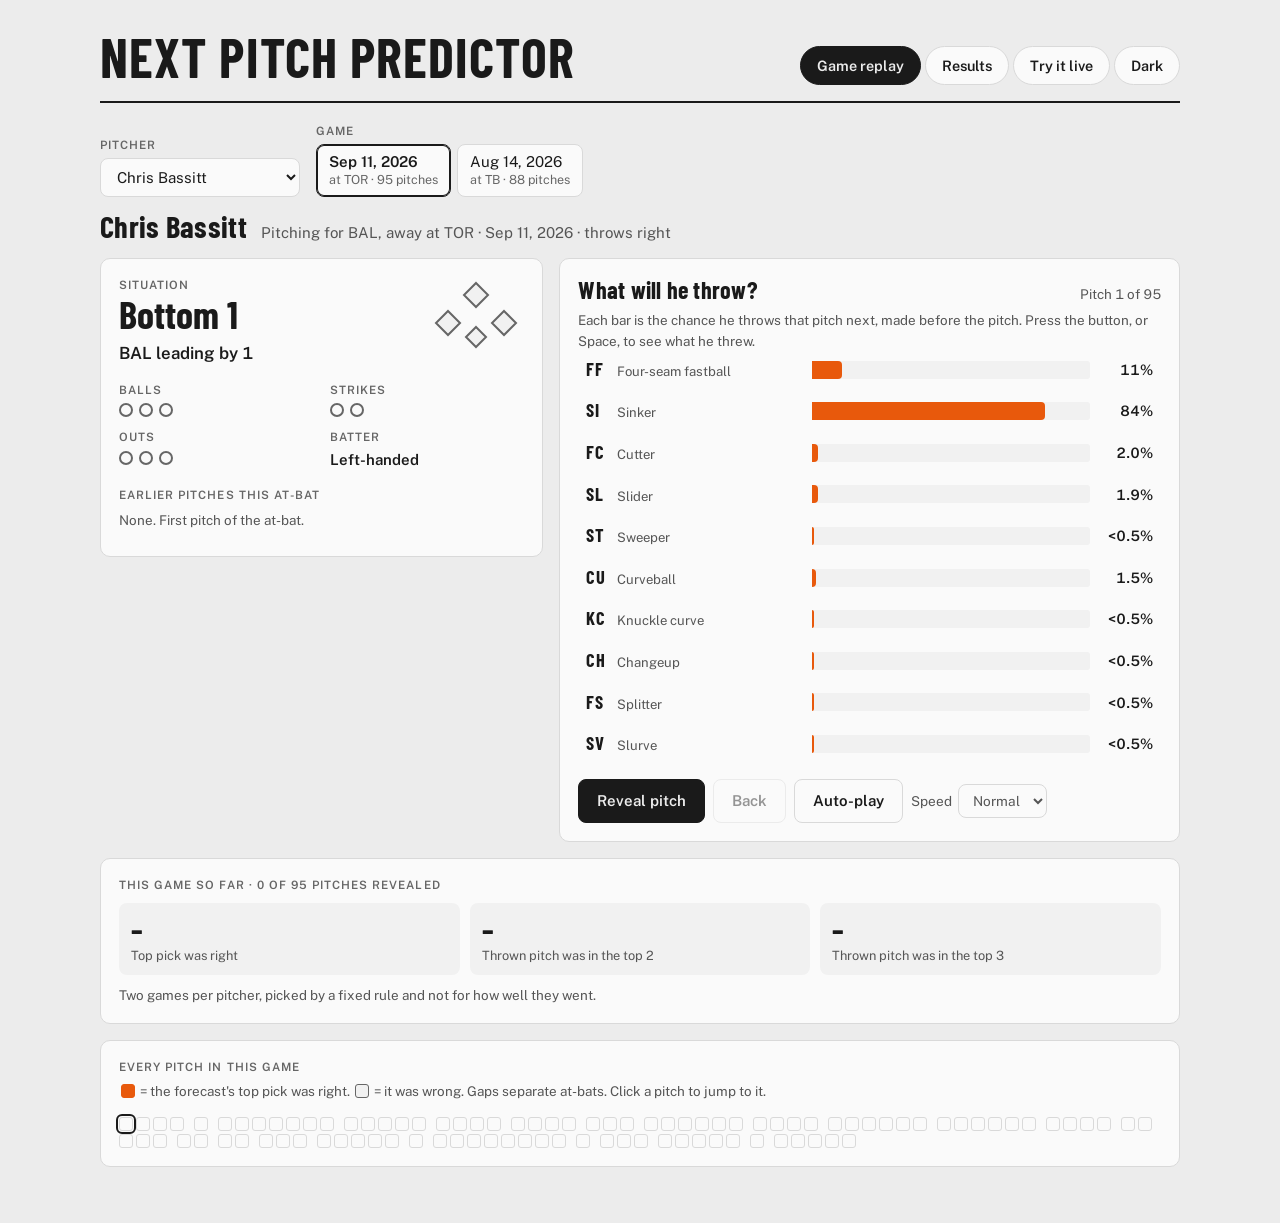
<file: docs/index.html>
<!doctype html>
<html lang="en">
<head>
<meta charset="utf-8">
<meta name="viewport" content="width=device-width, initial-scale=1, viewport-fit=cover">
<title>Next Pitch Predictor</title>
<meta name="claude:viewport-fit-sides" content="cover">
<link rel="preconnect" href="https://fonts.googleapis.com">
<link rel="preconnect" href="https://fonts.gstatic.com" crossorigin>
<link href="https://fonts.googleapis.com/css2?family=Barlow+Condensed:wght@500;600;700&family=Public+Sans:wght@400;500;600&display=swap" rel="stylesheet">
<link rel="stylesheet" href="css/style.css">
</head>
<body>
<div class="wrap">
  <header class="top">
    <div class="brand">
      <h1>Next Pitch Predictor</h1>
    </div>
    <div class="tabs" role="tablist" aria-label="Sections">
      <button class="tab" role="tab" id="tab-replay" aria-controls="replay" data-tab="replay">Game replay</button>
      <button class="tab" role="tab" id="tab-results" aria-controls="results" data-tab="results">Results</button>
      <button class="tab" role="tab" id="tab-live" aria-controls="live" data-tab="live">Try it live</button>
      <button class="tab" id="themeBtn" type="button" aria-label="Switch between light and dark">Light</button>
    </div>
  </header>

  <!-- REPLAY -->
  <section class="panel" id="replay" role="tabpanel" aria-labelledby="tab-replay">
    <div class="pickers">
      <div class="field"><label for="pitcher">Pitcher</label><select id="pitcher"></select></div>
      <div class="field"><label id="glabel">Game</label><div class="gbtns" id="gbtns" role="group" aria-labelledby="glabel"></div></div>
    </div>
    <div class="gtitle"><h2 id="gname"></h2><span class="muted" id="gmeta"></span></div>
    <div class="grid">
      <div class="card sit" id="sit"></div>
      <div class="card">
        <div class="fc-head"><h2 class="h-sm" id="fctitle">What will he throw?</h2><span class="note num" id="pcount"></span></div>
        <p class="note" id="fchelp"></p>
        
        <ol class="rows" id="rows"></ol>
        <div class="controls">
          <button class="btn" id="next"></button>
          <button class="btn sec" id="back">Back</button>
          <button class="btn sec" id="auto">Auto-play</button>
          <label class="speed" for="speed">Speed <select id="speed"><option value="2600">Slow</option><option value="1300" selected>Normal</option><option value="650">Fast</option></select></label>
          
        </div>
        <div class="result" id="result" aria-live="polite"></div>
      </div>
    </div>
    <div class="card sofar" id="sofar"></div>
    <div class="card" style="margin-top:16px">
      <div class="eyebrow">Every pitch in this game</div>
      <p class="note" style="margin-top:4px"><i class="swatch hit"></i> = the forecast's top pick was right. <i class="swatch miss"></i> = it was wrong. Gaps separate at-bats. Click a pitch to jump to it.</p>
      <div class="strip" id="strip"></div>
    </div>
  </section>

  <!-- RESULTS -->
  <section class="panel" id="results" role="tabpanel" aria-labelledby="tab-results" hidden>
    <h2 class="hero-l">On the 2026 season, the model beat every baseline for all 13 pitchers.</h2>
    <p class="muted" style="max-width:62ch;margin-top:8px">28,778 pitches across 313 games. The 2026 season was held back during development and scored once.</p>
    <div class="kpis">
      <div class="card kpi"><div class="n num">0.286</div><div class="d">lower log loss than Baseline B, the pitcher-by-count lookup. Lower is better.</div></div>
      <div class="card kpi"><div class="n num">13 of 13</div><div class="d">pitchers scored better than Baseline B. Baseline C beat B for 10 of 13.</div></div>
      <div class="card kpi"><div class="n num" id="k3n">42.2%</div><div class="d" id="k3d">of the time the model's top pick was right, and 68.5% for its top two. Baseline C: 41.0% and 66.6%.</div></div>
    </div>

    <div class="card section" style="margin-top:0">
      <h2>Score by model</h2>
      <p class="muted" style="max-width:70ch">Log loss grades the probabilities, not only the top pick. Dots are the 2026 score and lines are 95% intervals from resampling whole games. For scale, guessing all ten pitch types equally scores 2.30.</p>
      <div id="dp"></div>
      <div class="axis"><span></span><div class="ticks" id="axis"></div><span></span></div>
    </div>

    <div class="card section">
      <h2>Gain over Baseline C, by pitcher</h2>
      <p class="muted" style="max-width:70ch">How much lower the model's log loss is than Baseline C, the fairer bar because it also knows the batter's handedness.</p>
      <div id="gb"></div>
      <div class="callout" id="callout"></div>
      <label class="switch"><input type="checkbox" id="excl"> Leave out Kikuchi and Irvin (chosen after seeing the results)</label>
      <p class="note" id="exclout" style="margin-top:6px"></p>
    </div>
  </section>


  <!-- TRY IT LIVE -->
  <section class="panel" id="live" role="tabpanel" aria-labelledby="tab-live" hidden>
    <h2 class="hero-l" style="max-width:30ch">Set up a pitch and see what the model expects.</h2>
    <p class="muted" style="max-width:66ch;margin:8px 0 14px">Pick a pitcher and a situation. Each change sends a request to the live prediction API, which returns the chance of each pitch type.</p>
    <div id="liveStatus" aria-live="polite"></div>
    <div class="live-grid" id="liveBody" hidden>
      <div class="card form">
        <div class="frow">
          <div class="field"><label for="lPitcher">Pitcher</label><select id="lPitcher"></select></div>
          <div class="field"><label>Batter hits</label><div class="seg" id="lStand" role="group" aria-label="Batter handedness"><button type="button" data-v="L" aria-pressed="false">Left</button><button type="button" data-v="R" aria-pressed="true">Right</button></div></div>
        </div>
        <div class="frow">
          <div class="field"><label for="lBalls">Balls</label><select id="lBalls"><option>0</option><option>1</option><option>2</option><option>3</option></select></div>
          <div class="field"><label for="lStrikes">Strikes</label><select id="lStrikes"><option>0</option><option>1</option><option>2</option></select></div>
          <div class="field"><label for="lOuts">Outs</label><select id="lOuts"><option>0</option><option>1</option><option>2</option></select></div>
        </div>
        <div class="field"><label>Runners on</label>
          <div class="frow" style="gap:6px 14px">
            <label class="chk"><input type="checkbox" id="lR1"> First</label>
            <label class="chk"><input type="checkbox" id="lR2"> Second</label>
            <label class="chk"><input type="checkbox" id="lR3"> Third</label>
          </div>
        </div>
        <div class="frow">
          <div class="field"><label for="lInning">Inning</label><select id="lInning"></select></div>
          <div class="field"><label>Half</label><div class="seg" id="lHalf" role="group" aria-label="Inning half"><button type="button" data-v="Top" aria-pressed="true">Top</button><button type="button" data-v="Bot" aria-pressed="false">Bottom</button></div></div>
        </div>
        <div class="frow">
          <div class="field"><label for="lMine">Pitcher's team score</label><input type="number" id="lMine" min="0" max="30" value="0"></div>
          <div class="field"><label for="lOpp">Batting team score</label><input type="number" id="lOpp" min="0" max="30" value="0"></div>
        </div>
        <div class="field"><label>Earlier pitches this at-bat</label>
          <div class="prev" id="lPrev"></div>
          <div class="frow" style="margin-top:6px;align-items:end">
            <div class="field"><label for="lPt">Pitch</label><select id="lPt"></select></div>
            <div class="field"><label for="lRes">Result</label><select id="lRes"><option value="ball">Ball</option><option value="called_strike">Called strike</option><option value="swinging_strike">Swinging strike</option><option value="foul">Foul</option></select></div>
            <button type="button" class="btn sec" id="lAdd">Add pitch</button>
            <button type="button" class="btn sec" id="lUndo">Undo</button>
          </div>
          <p class="note" id="lPrevNote" style="margin-top:6px"></p>
        </div>
      </div>
      <div class="card">
        <div class="fc-head"><h2 class="h-sm">What will he throw?</h2><span class="note" id="lState"></span></div>
        <div class="live-top" id="lTop"></div>
        <ol class="rows" id="lRows"></ol>
        <p class="note" style="margin-top:12px">The model only sees this at-bat. In a real game it also knows everything the pitcher has thrown earlier, so forecasts here can differ from the Game replay tab.</p>
      </div>
    </div>
  </section>

</div>

<script src="js/data.js"></script>
<script src="js/common.js"></script>
<script src="js/replay.js"></script>
<script src="js/results.js"></script>
<script src="js/theme.js"></script>
<script src="js/live.js"></script>
<script src="js/main.js"></script>

</body>
</html>
</file>
<file: docs/css/style.css>
:root{
  --bg:#ececec; --surface:#fafafa; --surface-2:#f1f1f1; --line:#d9d9d9;
  --ink:#1a1a1a; --ink-2:#555555; --ink-3:#666666;
  --model:#e8590c; --model-soft:#f8d3bc; --basec:#1971c2; --baseb:#8a8a8a;
  --good:#1a7f4b; --bad:#c0392b; --ring:#1a1a1a;
  --display:'Barlow Condensed','Arial Narrow',system-ui,sans-serif;
  --body:'Public Sans',system-ui,-apple-system,'Segoe UI',sans-serif;
}
@media (prefers-color-scheme: dark){
  :root:not([data-theme="light"]){
    --bg:#121212; --surface:#1b1b1b; --surface-2:#252525; --line:#333333;
    --ink:#f0f0f0; --ink-2:#b5b5b5; --ink-3:#9a9a9a;
    --model:#ff7a2f; --model-soft:#5c2f14; --basec:#5aa7f0; --baseb:#9a9a9a;
    --good:#4cc08a; --bad:#ef7566; --ring:#f0f0f0; color-scheme:dark;
  }
}
:root[data-theme="dark"]{
  --bg:#121212; --surface:#1b1b1b; --surface-2:#252525; --line:#333333;
  --ink:#f0f0f0; --ink-2:#b5b5b5; --ink-3:#9a9a9a;
  --model:#ff7a2f; --model-soft:#5c2f14; --basec:#5aa7f0; --baseb:#9a9a9a;
  --good:#4cc08a; --bad:#ef7566; --ring:#f0f0f0; color-scheme:dark;
}
*{box-sizing:border-box}
body{background:var(--bg);color:var(--ink);font-family:var(--body);font-size:15px;line-height:1.5;
  padding-block:20px 48px;padding-left:max(16px,env(safe-area-inset-left,0px));padding-right:max(16px,env(safe-area-inset-right,0px))}
.wrap{max-width:1080px;margin:0 auto}
h1,h2,h3{font-family:var(--display);font-weight:700;letter-spacing:.01em;margin:0;text-wrap:balance;line-height:1.05}
p{margin:0}
button,select{font:inherit;color:inherit}
.num{font-variant-numeric:tabular-nums}
:focus-visible{outline:2px solid var(--model);outline-offset:2px}

/* header */
.top{display:flex;flex-wrap:wrap;align-items:flex-end;justify-content:space-between;gap:14px 24px;padding-bottom:16px;border-bottom:2px solid var(--ink)}
.brand h1{font-size:clamp(2.2rem,6vw,3.4rem);text-transform:uppercase;letter-spacing:.02em}
.brand p{color:var(--ink-2);max-width:46ch;margin-top:6px}
.tabs{display:flex;gap:4px;flex-wrap:wrap}
.tab{border:1px solid var(--line);background:var(--surface);padding:8px 16px;border-radius:999px;cursor:pointer;font-weight:600;font-size:.9rem}
.tab[aria-selected="true"]{background:var(--ink);color:var(--bg);border-color:var(--ink)}
.panel{padding-top:20px}

/* cards */
.card{background:var(--surface);border:1px solid var(--line);border-radius:10px;padding:18px}
.eyebrow{font-size:.72rem;text-transform:uppercase;letter-spacing:.09em;color:var(--ink-3);font-weight:600}
.h-sm{font-size:1.5rem}
.muted{color:var(--ink-2)}

/* replay */
.pickers{display:flex;flex-wrap:wrap;gap:12px 16px;align-items:end;margin-bottom:14px}
.field{display:flex;flex-direction:column;gap:4px;min-width:0}
.field label{font-size:.72rem;text-transform:uppercase;letter-spacing:.09em;color:var(--ink-3);font-weight:600}
select{background:var(--surface);border:1px solid var(--line);border-radius:8px;padding:9px 12px;min-width:200px;max-width:100%}
.gbtns{display:flex;gap:6px;flex-wrap:wrap}
.gbtn{background:var(--surface);border:1px solid var(--line);border-radius:8px;padding:8px 12px;cursor:pointer;text-align:left;line-height:1.25}
.gbtn[aria-pressed="true"]{border-color:var(--ink);box-shadow:inset 0 0 0 1px var(--ink);font-weight:600}
.gbtn small{display:block;color:var(--ink-3);font-weight:400}
.gtitle{display:flex;flex-wrap:wrap;gap:4px 14px;align-items:baseline;margin-bottom:14px}
.gtitle h2{font-size:1.9rem}
.grid{display:grid;grid-template-columns:minmax(0,5fr) minmax(0,7fr);gap:16px;align-items:start}
@media (max-width:820px){.grid{grid-template-columns:minmax(0,1fr)}}
.sit{display:flex;flex-direction:column;gap:16px}
.sit-top{display:flex;justify-content:space-between;align-items:flex-start;gap:12px}
.inning{font-family:var(--display);font-size:2.4rem;font-weight:700;line-height:1}
.inning small{font-size:.9rem;font-family:var(--body);font-weight:500;color:var(--ink-3);display:block;letter-spacing:0}
.diamond{width:96px;height:80px;flex:none}
.diamond path.base{fill:var(--surface-2);stroke:var(--ink-3);stroke-width:2}
.diamond path.on{fill:var(--basec);stroke:var(--ink);}
.stats{display:grid;grid-template-columns:1fr 1fr;gap:12px 16px}
.stat .lbl{font-size:.72rem;text-transform:uppercase;letter-spacing:.09em;color:var(--ink-3);font-weight:600}
.dots{display:flex;gap:6px;margin-top:4px;align-items:center}
.dot{width:14px;height:14px;border-radius:50%;border:2px solid var(--ink-3);background:transparent}
.dot.on{background:var(--ink);border-color:var(--ink)}
.dot.strike.on{background:var(--ink)}
.dot.ball.on{background:var(--model);border-color:var(--model)}
.stat .v{font-weight:600;margin-top:2px}
.prev{display:flex;gap:6px;flex-wrap:wrap;margin-top:6px;min-height:28px}
.chip{font-family:var(--display);font-weight:600;font-size:1.05rem;border:1px solid var(--line);background:var(--surface-2);border-radius:6px;padding:1px 9px;letter-spacing:.03em}
.note{font-size:.84rem;color:var(--ink-2)}

.fc-head{display:flex;justify-content:space-between;flex-wrap:wrap;gap:8px;align-items:baseline;margin-bottom:6px}
.legend{display:flex;gap:14px;flex-wrap:wrap;font-size:.8rem;color:var(--ink-2);margin:8px 0 12px}
.legend span{display:inline-flex;align-items:center;gap:6px}
.sw-bar{width:16px;height:8px;background:var(--model);border-radius:2px}
.sw-c{width:9px;height:9px;background:var(--basec);transform:rotate(45deg);border:1px solid var(--surface)}
.sw-b{width:3px;height:14px;background:var(--baseb)}
ol.rows{list-style:none;margin:0;padding:0;display:flex;flex-direction:column;gap:4px}
.row{display:grid;grid-template-columns:minmax(9rem,13.5rem) minmax(0,1fr) 3.3rem;gap:10px;align-items:center;padding:3px 6px;border-radius:6px;border:2px solid transparent}
.row .code{font-family:var(--display);font-weight:700;font-size:1.15rem;display:inline-block;width:1.9rem;letter-spacing:.02em}
.row .nm{font-size:.82rem;color:var(--ink-2)}
.row .val{text-align:right;font-weight:600;font-size:.9rem}
.track{position:relative;height:18px;background:var(--surface-2);border-radius:3px}
.bar{position:absolute;left:0;top:0;bottom:0;background:var(--model);border-radius:0 4px 4px 0;min-width:2px;transition:width .35s ease}
.tk{position:absolute;top:50%;display:block}
.tk.c{width:10px;height:10px;background:var(--basec);transform:translate(-50%,-50%) rotate(45deg);border:1.5px solid var(--surface);z-index:2}
.tk.b{width:3px;height:22px;background:var(--baseb);transform:translate(-50%,-50%);z-index:1;border-radius:1px}
.row.thrown{border-color:var(--ring);background:var(--surface-2)}
.row.thrown .nm{color:var(--ink);font-weight:600}
.row>span:first-child{white-space:nowrap}
.row .flag{display:none;font-size:.68rem;text-transform:uppercase;letter-spacing:.08em;font-weight:700;margin-left:4px}
.row.thrown .flag{display:inline}
.row.pick .val::after{content:"";}
.row.pick .code{text-decoration:underline;text-decoration-thickness:2px;text-underline-offset:3px}
.hidden-ticks .tk{display:none}
.controls{display:flex;gap:8px;flex-wrap:wrap;margin-top:16px;align-items:center}
.btn{border:1px solid var(--ink);background:var(--ink);color:var(--bg);border-radius:8px;padding:10px 18px;font-weight:600;cursor:pointer}
.btn.sec{background:var(--surface);color:var(--ink);border-color:var(--line)}
.btn:disabled{opacity:.45;cursor:default}
.speed{display:flex;gap:6px;align-items:center;font-size:.85rem;color:var(--ink-2)}
.speed select{min-width:0;padding:7px 10px}
.tg{display:flex;gap:6px;align-items:center;font-size:.85rem;color:var(--ink-2)}
.result{margin-top:14px;border-top:1px solid var(--line);padding-top:14px}
.result:empty{display:none}
.result h3{font-size:1.25rem}
.three{display:grid;grid-template-columns:repeat(3,minmax(0,1fr));gap:8px;margin-top:8px}
.three>div{background:var(--surface-2);border-radius:8px;padding:8px 10px}
.three .big{font-family:var(--display);font-size:1.8rem;font-weight:700;line-height:1.1}
.three .who{font-size:.76rem;color:var(--ink-2);display:flex;gap:6px;align-items:center}
.sofar{margin-top:16px}
.so3{display:grid;grid-template-columns:repeat(auto-fit,minmax(190px,1fr));gap:10px;margin-top:8px}
.so3>div{background:var(--surface-2);border-radius:8px;padding:10px 12px}
.so3 .big{font-family:var(--display);font-size:1.9rem;font-weight:700;line-height:1.1}
.so3 .d{font-size:.8rem;color:var(--ink-2)}
.score{font-weight:600;margin-top:8px;font-size:1.05rem}
table{border-collapse:collapse;width:100%;font-size:.88rem}
th,td{text-align:right;padding:6px 8px;border-bottom:1px solid var(--line)}
th:first-child,td:first-child{text-align:left}
th{font-size:.72rem;text-transform:uppercase;letter-spacing:.08em;color:var(--ink-3);font-weight:600}
.tscroll{overflow-x:auto}
.strip{display:flex;flex-wrap:wrap;gap:3px;margin-top:16px}
.cell{width:14px;height:14px;border-radius:3px;border:1.5px solid var(--line);background:transparent;padding:0;cursor:pointer}
.cell.hit{background:var(--model);border-color:var(--model)}
.cell.miss{background:var(--surface-2);border-color:var(--ink-3)}
.cell.cur{outline:2px solid var(--ring);outline-offset:1px}
.cell.ab{margin-left:7px}
.sr{position:absolute;left:-9999px}
.swatch{display:inline-block;width:14px;height:14px;border-radius:3px;border:1.5px solid var(--line);vertical-align:-2px;margin:0 2px}
.swatch.hit{background:var(--model);border-color:var(--model)}
.swatch.miss{background:var(--surface-2);border-color:var(--ink-3)}

/* results */
.hero-l{font-size:clamp(1.9rem,4.4vw,2.8rem);max-width:22ch}
.kpis{display:grid;grid-template-columns:repeat(auto-fit,minmax(220px,1fr));gap:12px;margin:18px 0}
.kpi .n{font-family:var(--display);font-size:3rem;font-weight:700;line-height:1}
.kpi .d{color:var(--ink-2);font-size:.9rem;margin-top:6px}
.section{margin-top:24px}
.section h2{font-size:1.7rem;margin-bottom:4px}
.dp{display:grid;grid-template-columns:minmax(6.5rem,10rem) minmax(0,1fr) 4.2rem;gap:6px 12px;align-items:center;margin-top:14px}
.dp .lab{font-weight:600;font-size:.9rem}
.dp .lab small{display:block;color:var(--ink-3);font-weight:400}
.dtrack{position:relative;height:30px;border-left:1px solid var(--line)}
.dtrack::before{content:"";position:absolute;left:0;right:0;top:50%;height:1px;background:var(--line)}
.whisk{position:absolute;top:50%;height:2px;background:var(--ink-3);transform:translateY(-50%)}
.whisk::before,.whisk::after{content:"";position:absolute;top:-4px;width:2px;height:10px;background:var(--ink-3)}
.whisk::before{left:0}.whisk::after{right:0}
.pt{position:absolute;top:50%;width:14px;height:14px;border-radius:50%;transform:translate(-50%,-50%);border:2px solid var(--surface)}
.axis{display:grid;grid-template-columns:minmax(6.5rem,10rem) minmax(0,1fr) 4.2rem;gap:12px;font-size:.76rem;color:var(--ink-3);margin-top:4px}
.axis .ticks{position:relative;height:18px}
.axis .ticks span{position:absolute;transform:translateX(-50%)}
.gb{display:grid;grid-template-columns:minmax(6.5rem,9rem) minmax(0,1fr) 4.6rem;gap:6px 12px;align-items:center;margin-top:12px}
.gtrack{position:relative;height:18px;background:var(--surface-2);border-radius:3px}
.gfill{position:absolute;left:0;top:0;bottom:0;background:var(--model);border-radius:0 4px 4px 0}
.gfill.cut{background:repeating-linear-gradient(90deg,var(--model) 0 10px,var(--model-soft) 10px 14px)}
.gb .lab small{display:block;color:var(--ink-3);font-size:.76rem}
.callout{border-left:4px solid var(--basec);background:var(--surface-2);padding:12px 14px;border-radius:0 8px 8px 0;margin-top:14px;max-width:70ch}
.crit{list-style:none;margin:10px 0 0;padding:0;display:flex;flex-direction:column;gap:8px}
.crit li{display:flex;gap:10px;align-items:flex-start}
.badge{font-size:.68rem;text-transform:uppercase;letter-spacing:.08em;font-weight:700;border:1px solid var(--line);border-radius:4px;padding:1px 6px;white-space:nowrap}
.pass{font-weight:700;color:var(--good);min-width:3.2rem}
.switch{display:flex;gap:8px;align-items:center;margin-top:12px;font-size:.9rem}

.foot{margin-top:28px;font-size:.8rem;color:var(--ink-3);max-width:80ch}
@media (prefers-reduced-motion:reduce){.bar{transition:none}}
@media (max-width:520px){
  .row{grid-template-columns:minmax(5.6rem,6.4rem) minmax(0,1fr) 3rem;gap:6px}
  .row .nm{display:none}
  .row.thrown .nm{display:none}
  .row.thrown .flag{display:none}
  .dp,.axis{grid-template-columns:minmax(5rem,6.4rem) minmax(0,1fr) 3.4rem;gap:6px 8px}
  .gb{grid-template-columns:minmax(5rem,6.4rem) minmax(0,1fr) 3.8rem}
  .three .big{font-size:1.5rem}
  .tg{margin-left:0}
}

/* try it live */
.live-grid{display:grid;grid-template-columns:minmax(0,5fr) minmax(0,7fr);gap:16px;align-items:start}
@media (max-width:820px){.live-grid{grid-template-columns:minmax(0,1fr)}}
.form{display:flex;flex-direction:column;gap:14px}
.frow{display:flex;flex-wrap:wrap;gap:12px 16px}
.seg{display:inline-flex;border:1px solid var(--line);border-radius:8px;overflow:hidden}
.seg button{background:var(--surface);border:0;padding:8px 14px;cursor:pointer;font-weight:600}
.seg button+button{border-left:1px solid var(--line)}
.seg button[aria-pressed="true"]{background:var(--ink);color:var(--bg)}
.form select,.form input[type=number]{min-width:0;width:auto}
input[type=number]{background:var(--surface);border:1px solid var(--line);border-radius:8px;padding:9px 12px;width:5.5rem;font:inherit;color:inherit}
.chk{display:inline-flex;gap:6px;align-items:center;font-size:.9rem}
.ptypes{display:flex;gap:6px;flex-wrap:wrap}
.ptypes button{font-family:var(--display);font-weight:600;font-size:1.05rem;border:1px solid var(--line);background:var(--surface-2);border-radius:6px;padding:1px 9px;cursor:pointer}
.ptypes button[aria-pressed="true"]{background:var(--ink);color:var(--bg);border-color:var(--ink)}
.banner{border-left:4px solid var(--basec);background:var(--surface-2);padding:12px 14px;border-radius:0 8px 8px 0;margin-bottom:14px;max-width:70ch}
.banner.err{border-left-color:var(--bad)}
.banner .btn{margin-top:8px;padding:6px 14px}
.spin{display:inline-block;width:12px;height:12px;border:2px solid var(--line);border-top-color:var(--model);border-radius:50%;animation:sp .8s linear infinite;vertical-align:-1px;margin-right:6px}
@keyframes sp{to{transform:rotate(360deg)}}
@media (prefers-reduced-motion:reduce){.spin{animation:none}}
.live-top{display:flex;gap:10px;align-items:baseline;flex-wrap:wrap;margin:6px 0 10px}
.live-top .big{font-family:var(--display);font-size:2rem;font-weight:700;line-height:1}
</file>
